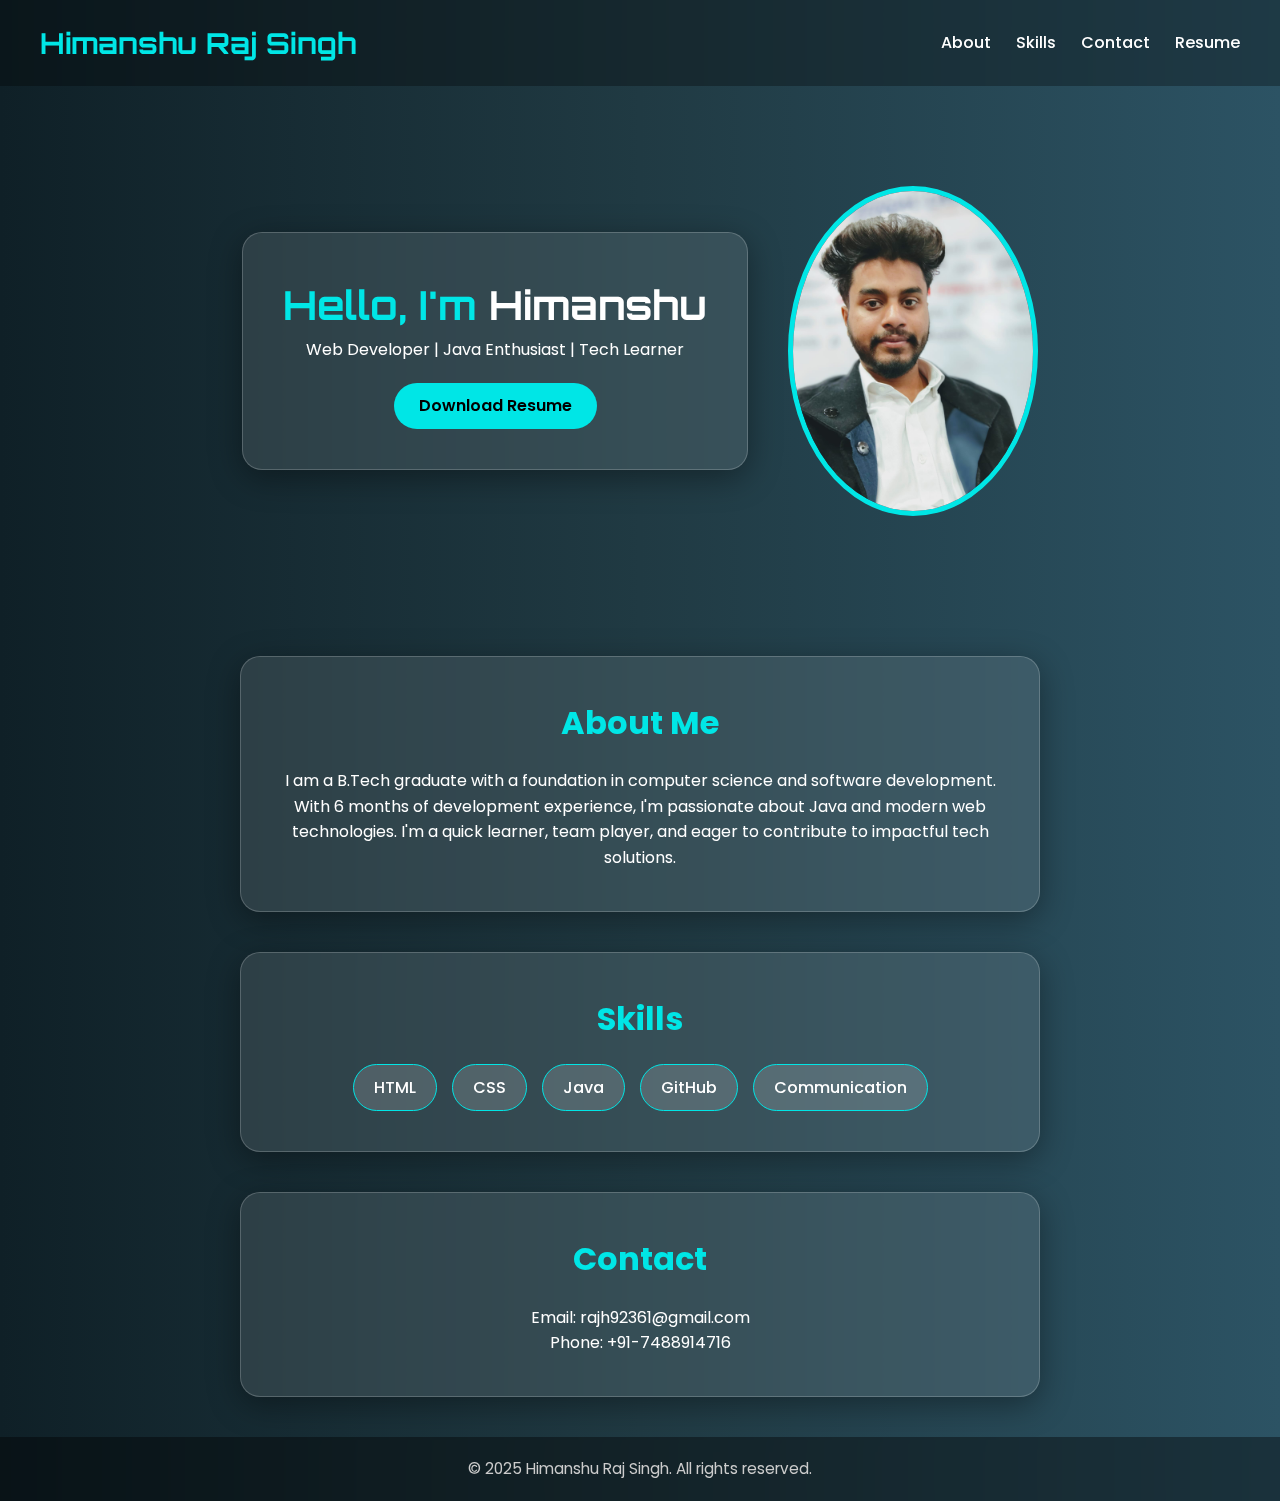
<file: Task 1 Portfolio/index.html>
<!DOCTYPE html>
<html lang="en">
<head>
  <meta charset="UTF-8" />
  <meta name="viewport" content="width=device-width, initial-scale=1.0" />
  <title>Himanshu Raj Singh | Portfolio</title>
  <link rel="stylesheet" href="style.css" />
</head>
<body>

  <nav class="navbar">
    <div class="logo">Himanshu Raj Singh</div>
    <ul class="nav-links">
      <li><a href="#about">About</a></li>
      <li><a href="#skills">Skills</a></li>
      <li><a href="#contact">Contact</a></li>
      <li><a href="Resume.pdf" download>Resume</a></li>
    </ul>
  </nav>

  <header class="hero-section">
    <div class="glass-card">
      <h1 class="animated-text">Hello, I'm <span>Himanshu</span></h1>
      <p>Web Developer | Java Enthusiast | Tech Learner</p>
      <a href="Resume.pdf" class="btn" download>Download Resume</a>
    </div>
    <img src="himanshu.jpg" alt="Himanshu Raj Singh" class="hero-image">
  </header>

  <section id="about" class="section-card glass-card">
    <h2>About Me</h2>
    <p>
      I am a B.Tech graduate with a foundation in computer science and software development. With 6 months of development experience, I'm passionate about Java and modern web technologies. I'm a quick learner, team player, and eager to contribute to impactful tech solutions.
    </p>
  </section>

  <section id="skills" class="section-card glass-card">
    <h2>Skills</h2>
    <div class="skills-grid">
      <span>HTML</span>
      <span>CSS</span>
      <span>Java</span>
      <span>GitHub</span>
      <span>Communication</span>
    </div>
  </section>

  <section id="contact" class="section-card glass-card">
    <h2>Contact</h2>
    <p>Email: rajh92361@gmail.com</p>
    <p>Phone: +91-7488914716</p>
  </section>

  <footer>
    &copy; 2025 Himanshu Raj Singh. All rights reserved.
  </footer>

</body>
</html>
</file>
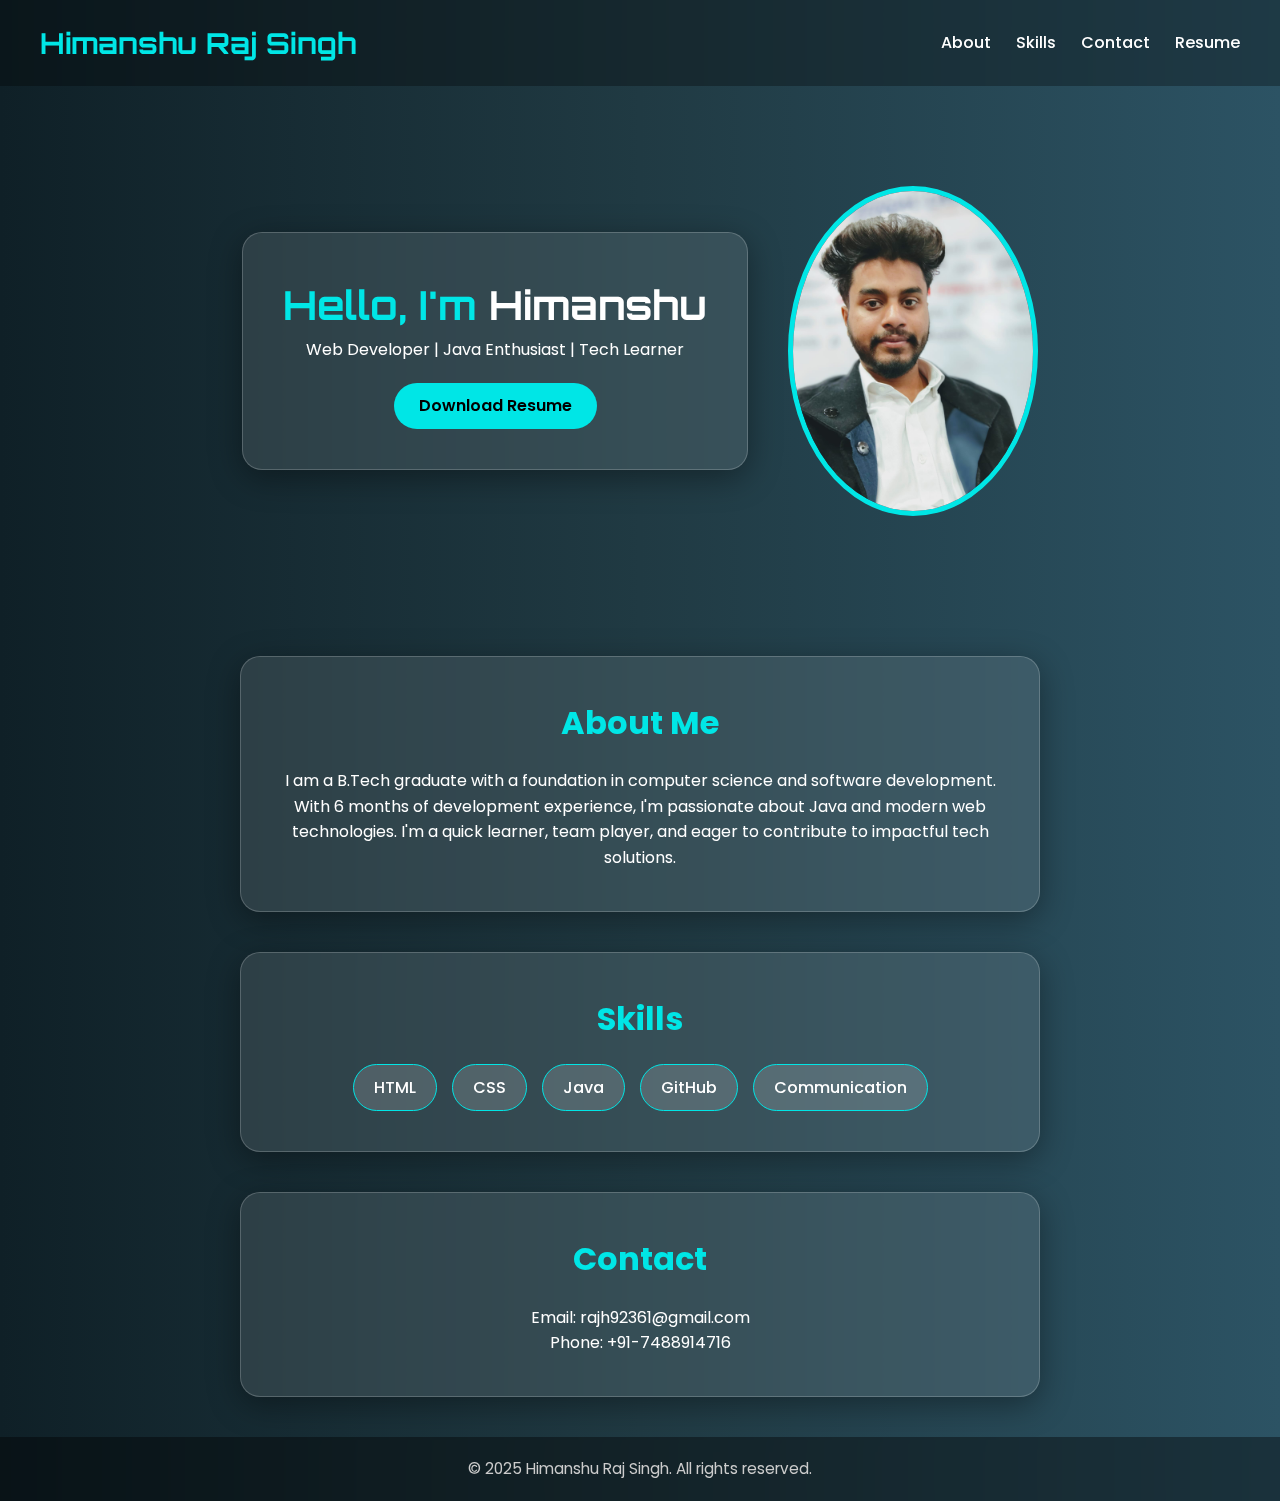
<file: Task 2 Landing page/index.html>
<!DOCTYPE html>
<html lang="en">
<head>
  <meta charset="UTF-8" />
  <meta name="viewport" content="width=device-width, initial-scale=1.0" />
  <title>Himanshu Raj Singh | Portfolio</title>
  <link rel="stylesheet" href="style.css" />
</head>
<body>

  <nav class="navbar">
    <div class="logo">Himanshu Raj Singh</div>
    <ul class="nav-links">
      <li><a href="#about">About</a></li>
      <li><a href="#skills">Skills</a></li>
      <li><a href="#contact">Contact</a></li>
      <li><a href="Resume.pdf" download>Resume</a></li>
    </ul>
  </nav>

  <header class="hero-section">
    <div class="glass-card">
      <h1 class="animated-text">Hello, I'm <span>Himanshu</span></h1>
      <p>Web Developer | Java Enthusiast | Tech Learner</p>
      <a href="Resume.pdf" class="btn" download>Download Resume</a>
    </div>
    <img src="himanshu.jpg" alt="Himanshu Raj Singh" class="hero-image">
  </header>

  <section id="about" class="section-card glass-card">
    <h2>About Me</h2>
    <p>
      I am a B.Tech graduate with a foundation in computer science and software development. 
      With 6 months of development experience, I'm passionate about Java and modern web technologies. 
      I'm a quick learner, team player, and eager to contribute to impactful tech solutions.
    </p>
  </section>

  <section id="skills" class="section-card glass-card">
    <h2>Skills</h2>
    <div class="skills-grid">
      <span>HTML</span>
      <span>CSS</span>
      <span>Java</span>
      <span>GitHub</span>
      <span>Communication</span>
    </div>
  </section>

  <section id="contact" class="section-card glass-card">
    <h2>Contact</h2>
    <p>Email: rajh92361@gmail.com</p>
    <p>Phone: +91-7488914716</p>
  </section>

  <footer>
    &copy; 2025 Himanshu Raj Singh. All rights reserved.
  </footer>

</body>
</html>
</file>
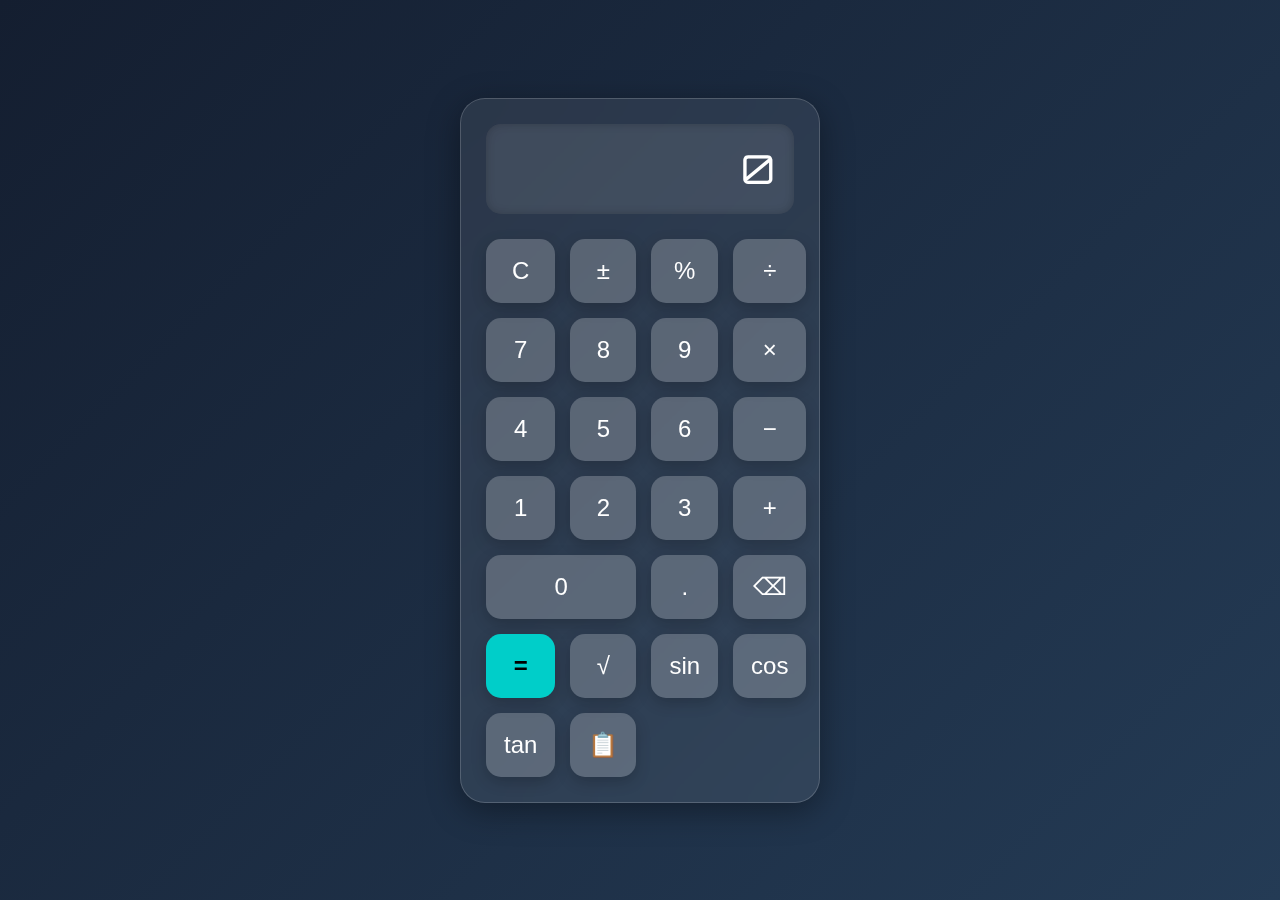
<file: Task 3 Calculator/index.html>
<!DOCTYPE html>
<html lang="en">
<head>
  <meta charset="UTF-8" />
  <meta name="viewport" content="width=device-width, initial-scale=1.0"/>
  <title>Next-Level Calculator</title>
  <link rel="stylesheet" href="style.css" />
</head>
<body>
  <div class="calculator">
    <div class="display" id="display">0</div>
    <div class="buttons">
      <button onclick="clearDisplay()">C</button>
      <button onclick="toggleSign()">±</button>
      <button onclick="appendValue('%')">%</button>
      <button onclick="appendValue('/')">÷</button>

      <button onclick="appendValue('7')">7</button>
      <button onclick="appendValue('8')">8</button>
      <button onclick="appendValue('9')">9</button>
      <button onclick="appendValue('*')">×</button>

      <button onclick="appendValue('4')">4</button>
      <button onclick="appendValue('5')">5</button>
      <button onclick="appendValue('6')">6</button>
      <button onclick="appendValue('-')">−</button>

      <button onclick="appendValue('1')">1</button>
      <button onclick="appendValue('2')">2</button>
      <button onclick="appendValue('3')">3</button>
      <button onclick="appendValue('+')">+</button>

      <button class="zero" onclick="appendValue('0')">0</button>
      <button onclick="appendValue('.')">.</button>
      <button onclick="deleteLast()">⌫</button>
      <button class="equal" onclick="calculate()">=</button>

      <button onclick="applyFunction('sqrt')">√</button>
      <button onclick="applyFunction('sin')">sin</button>
      <button onclick="applyFunction('cos')">cos</button>
      <button onclick="applyFunction('tan')">tan</button>

      <!-- Removed 🌙 Theme Toggle -->
      <button onclick="copyToClipboard()">📋</button>
    </div>
  </div>
  <script src="script.js"></script>
</body>
</html>
</file>
<file: Task 1 Portfolio/style.css>
@import url('https://fonts.googleapis.com/css2?family=Orbitron:wght@500&family=Poppins:wght@300;500;700&display=swap');

* {
  margin: 0;
  padding: 0;
  box-sizing: border-box;
}

body {
  font-family: 'Poppins', sans-serif;
  background: linear-gradient(to right, #0f2027, #203a43, #2c5364);
  color: #fff;
  line-height: 1.6;
  overflow-x: hidden;
}

.navbar {
  display: flex;
  justify-content: space-between;
  align-items: center;
  padding: 20px 40px;
  background: rgba(0, 0, 0, 0.3);
  backdrop-filter: blur(10px);
  position: sticky;
  top: 0;
  z-index: 1000;
}

.logo {
  font-size: 1.8rem;
  font-weight: 700;
  color: #00e6e6;
  font-family: 'Orbitron', sans-serif;
}

.nav-links {
  list-style: none;
  display: flex;
  gap: 25px;
}

.nav-links a {
  color: #fff;
  text-decoration: none;
  font-weight: 500;
  position: relative;
}

.nav-links a::after {
  content: "";
  height: 2px;
  width: 0%;
  background: #00e6e6;
  position: absolute;
  bottom: -4px;
  left: 0;
  transition: 0.3s ease;
}

.nav-links a:hover::after {
  width: 100%;
}

.hero-section {
  display: flex;
  flex-wrap: wrap;
  justify-content: center;
  align-items: center;
  padding: 80px 20px;
  text-align: center;
}

.glass-card {
  background: rgba(255, 255, 255, 0.1);
  padding: 40px;
  margin: 20px;
  border-radius: 20px;
  box-shadow: 0 8px 32px rgba(0, 0, 0, 0.37);
  backdrop-filter: blur(10px);
  border: 1px solid rgba(255, 255, 255, 0.2);
  max-width: 600px;
}

.hero-image {
  width: 250px;
  height: auto;
  border-radius: 50%;
  border: 5px solid #00e6e6;
  margin: 20px;
}

.animated-text {
  font-size: 2.5rem;
  color: #00e6e6;
  animation: slideIn 1.5s ease-in-out;
  font-family: 'Orbitron', sans-serif;
}

.animated-text span {
  color: #ffffff;
}

@keyframes slideIn {
  from {
    opacity: 0;
    transform: translateY(-40px);
  }
  to {
    opacity: 1;
    transform: translateY(0);
  }
}

.btn {
  display: inline-block;
  margin-top: 20px;
  background: #00e6e6;
  color: #000;
  padding: 10px 25px;
  border-radius: 30px;
  text-decoration: none;
  font-weight: 600;
  transition: all 0.3s ease;
}

.btn:hover {
  background: #00b3b3;
  transform: translateY(-3px);
}

.section-card {
  max-width: 800px;
  margin: 40px auto;
  text-align: center;
}

.section-card h2 {
  font-size: 2rem;
  margin-bottom: 20px;
  color: #00e6e6;
}

.skills-grid {
  display: flex;
  flex-wrap: wrap;
  gap: 15px;
  justify-content: center;
}

.skills-grid span {
  padding: 10px 20px;
  background: rgba(255, 255, 255, 0.15);
  border-radius: 30px;
  font-weight: 500;
  border: 1px solid #00e6e6;
  color: #fff;
  transition: 0.3s ease;
}

.skills-grid span:hover {
  background: #00e6e6;
  color: #000;
}

footer {
  text-align: center;
  padding: 20px;
  background: rgba(0, 0, 0, 0.4);
  backdrop-filter: blur(5px);
  font-size: 0.95rem;
  color: #ccc;
}

@media (max-width: 768px) {
  .navbar {
    flex-direction: column;
    align-items: flex-start;
  }

  .nav-links {
    flex-direction: column;
    width: 100%;
    padding-top: 10px;
  }

  .hero-section {
    flex-direction: column;
  }

  .hero-image {
    width: 180px;
  }

  .animated-text {
    font-size: 2rem;
  }
}
</file>
<file: Task 2 Landing page/style.css>
@import url('https://fonts.googleapis.com/css2?family=Orbitron:wght@500&family=Poppins:wght@300;500;700&display=swap');

* {
  margin: 0;
  padding: 0;
  box-sizing: border-box;
  scroll-behavior: smooth;
}

body {
  font-family: 'Poppins', sans-serif;
  background: linear-gradient(to right, #0f2027, #203a43, #2c5364);
  color: #fff;
  line-height: 1.6;
  overflow-x: hidden;
}

.navbar {
  display: flex;
  justify-content: space-between;
  align-items: center;
  padding: 20px 40px;
  background: rgba(0, 0, 0, 0.3);
  backdrop-filter: blur(10px);
  position: sticky;
  top: 0;
  z-index: 1000;
}

.logo {
  font-size: 1.8rem;
  font-weight: 700;
  color: #00e6e6;
  font-family: 'Orbitron', sans-serif;
  animation: fadeInLeft 1s ease-in;
}

.nav-links {
  list-style: none;
  display: flex;
  gap: 25px;
}

.nav-links a {
  color: #fff;
  text-decoration: none;
  font-weight: 500;
  position: relative;
}

.nav-links a::after {
  content: "";
  height: 2px;
  width: 0%;
  background: #00e6e6;
  position: absolute;
  bottom: -4px;
  left: 0;
  transition: 0.3s ease;
}

.nav-links a:hover::after {
  width: 100%;
}

.hero-section {
  display: flex;
  flex-wrap: wrap;
  justify-content: center;
  align-items: center;
  padding: 80px 20px;
  text-align: center;
  animation: fadeIn 1.5s ease-in;
}

.glass-card {
  background: rgba(255, 255, 255, 0.1);
  padding: 40px;
  margin: 20px;
  border-radius: 20px;
  box-shadow: 0 8px 32px rgba(0, 0, 0, 0.37);
  backdrop-filter: blur(10px);
  border: 1px solid rgba(255, 255, 255, 0.2);
  max-width: 600px;
  transition: transform 0.3s ease;
}

.glass-card:hover {
  transform: translateY(-5px);
}

.hero-image {
  width: 250px;
  height: auto;
  border-radius: 50%;
  border: 5px solid #00e6e6;
  margin: 20px;
  animation: float 3s ease-in-out infinite;
}

.animated-text {
  font-size: 2.5rem;
  color: #00e6e6;
  animation: slideIn 1.5s ease-in-out;
  font-family: 'Orbitron', sans-serif;
}

.animated-text span {
  color: #ffffff;
}

.btn {
  display: inline-block;
  margin-top: 20px;
  background: #00e6e6;
  color: #000;
  padding: 10px 25px;
  border-radius: 30px;
  text-decoration: none;
  font-weight: 600;
  transition: all 0.3s ease;
}

.btn:hover {
  background: #00b3b3;
  transform: translateY(-3px);
}

.section-card {
  max-width: 800px;
  margin: 40px auto;
  text-align: center;
  animation: fadeInUp 1s ease-in;
}

.section-card h2 {
  font-size: 2rem;
  margin-bottom: 20px;
  color: #00e6e6;
}

.skills-grid {
  display: flex;
  flex-wrap: wrap;
  gap: 15px;
  justify-content: center;
}

.skills-grid span {
  padding: 10px 20px;
  background: rgba(255, 255, 255, 0.15);
  border-radius: 30px;
  font-weight: 500;
  border: 1px solid #00e6e6;
  color: #fff;
  transition: 0.3s ease;
}

.skills-grid span:hover {
  background: #00e6e6;
  color: #000;
}

footer {
  text-align: center;
  padding: 20px;
  background: rgba(0, 0, 0, 0.4);
  backdrop-filter: blur(5px);
  font-size: 0.95rem;
  color: #ccc;
}

/* Animations */
@keyframes slideIn {
  from {
    opacity: 0;
    transform: translateY(-40px);
  }
  to {
    opacity: 1;
    transform: translateY(0);
  }
}

@keyframes float {
  0%, 100% {
    transform: translateY(0);
  }
  50% {
    transform: translateY(-10px);
  }
}

@keyframes fadeIn {
  from {
    opacity: 0;
  }
  to {
    opacity: 1;
  }
}

@keyframes fadeInLeft {
  from {
    opacity: 0;
    transform: translateX(-30px);
  }
  to {
    opacity: 1;
    transform: translateX(0);
  }
}

@keyframes fadeInUp {
  from {
    opacity: 0;
    transform: translateY(30px);
  }
  to {
    opacity: 1;
    transform: translateY(0);
  }
}

/* Responsive */
@media (max-width: 768px) {
  .navbar {
    flex-direction: column;
    align-items: flex-start;
  }

  .nav-links {
    flex-direction: column;
    width: 100%;
    padding-top: 10px;
  }

  .hero-section {
    flex-direction: column;
  }

  .hero-image {
    width: 180px;
  }

  .animated-text {
    font-size: 2rem;
  }
}
</file>
<file: Task 3 Calculator/style.css>
@import url('https://fonts.googleapis.com/css2?family=Orbitron:wght@600&display=swap');

* {
  margin: 0;
  padding: 0;
  box-sizing: border-box;
}

body {
  height: 100vh;
  background: linear-gradient(135deg, #141e30, #243b55);
  display: flex;
  justify-content: center;
  align-items: center;
  font-family: 'Orbitron', sans-serif;
}

.calculator {
  background: rgba(255, 255, 255, 0.08);
  backdrop-filter: blur(15px);
  box-shadow: 0 8px 32px rgba(0, 0, 0, 0.37);
  border: 1px solid rgba(255, 255, 255, 0.18);
  border-radius: 25px;
  width: 360px;
  padding: 25px;
  color: #fff;
  transition: 0.4s;
}

.display {
  background: rgba(255, 255, 255, 0.1);
  border-radius: 15px;
  padding: 20px;
  font-size: 2.5rem;
  text-align: right;
  margin-bottom: 25px;
  box-shadow: inset 0 0 10px rgba(0,0,0,0.2);
  overflow-x: auto;
}

.buttons {
  display: grid;
  grid-template-columns: repeat(4, 1fr);
  gap: 15px;
}

button {
  padding: 18px;
  font-size: 1.5rem;
  border: none;
  border-radius: 15px;
  background: rgba(255, 255, 255, 0.15);
  color: #fff;
  backdrop-filter: blur(10px);
  cursor: pointer;
  box-shadow: 0 5px 15px rgba(0,0,0,0.2);
  transition: all 0.2s ease-in-out;
}

button:hover {
  background: rgba(255, 255, 255, 0.25);
  transform: scale(1.05);
}

button:active {
  transform: scale(0.95);
}

.equal {
  background: #00cec9;
  color: #000;
  font-weight: bold;
}

.equal:hover {
  background: #00b894;
  color: #fff;
}

.zero {
  grid-column: span 2;
}
</file>
